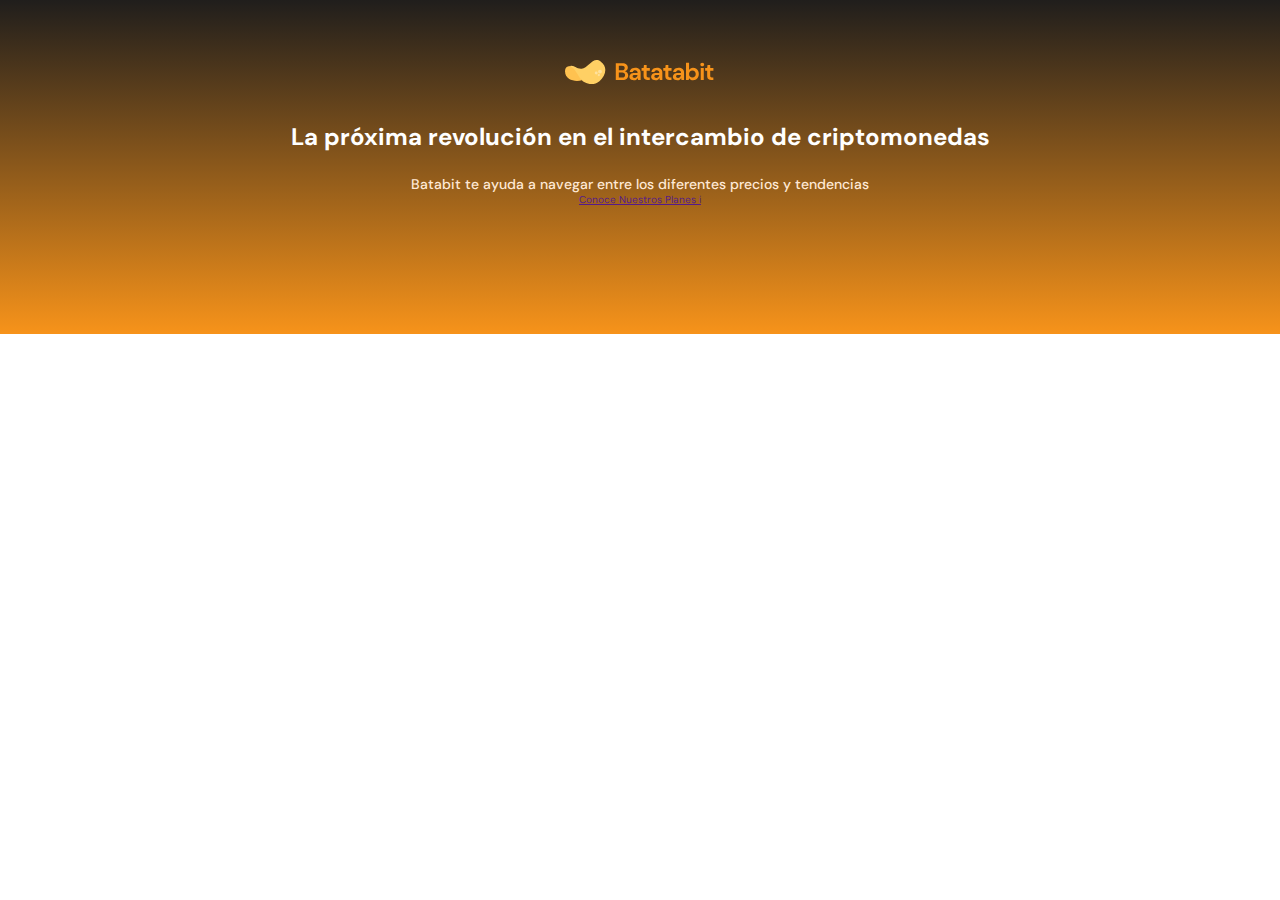
<file: CLASE 10/index.html>
<!DOCTYPE html>
<html lang="en">

<head>
    <meta charset="UTF-8">
    <meta name="viewport" content="width=device-width, initial-scale=1.0">
    <title>Uso de linear-gradient</title>
    <link
        href="https://fonts.googleapis.com/css2?family=DM+Sans:wght@400;500;700&family=Inter:wght@300;500&display=swap"
        rel="stylesheet">
    <link rel="stylesheet" href="../CLASE 10/styles.css">
</head>

<body>
    <header>
        <img src="../assets/images/logo.svg" alt="">
        <div class="header--tilte-container">
            <h1>La próxima revolución en el intercambio de criptomonedas</h1>
            <p>Batabit te ayuda a navegar entre los diferentes precios y tendencias</p>
            <a href="" class="header--button">Conoce Nuestros Planes <span>i</span></a>
        </div>
    </header>
    <main>
        <section></section>
        <section></section>
        <section></section>
        <section></section>
    </main>
    <footer></footer>
</body>

</html>
</file>
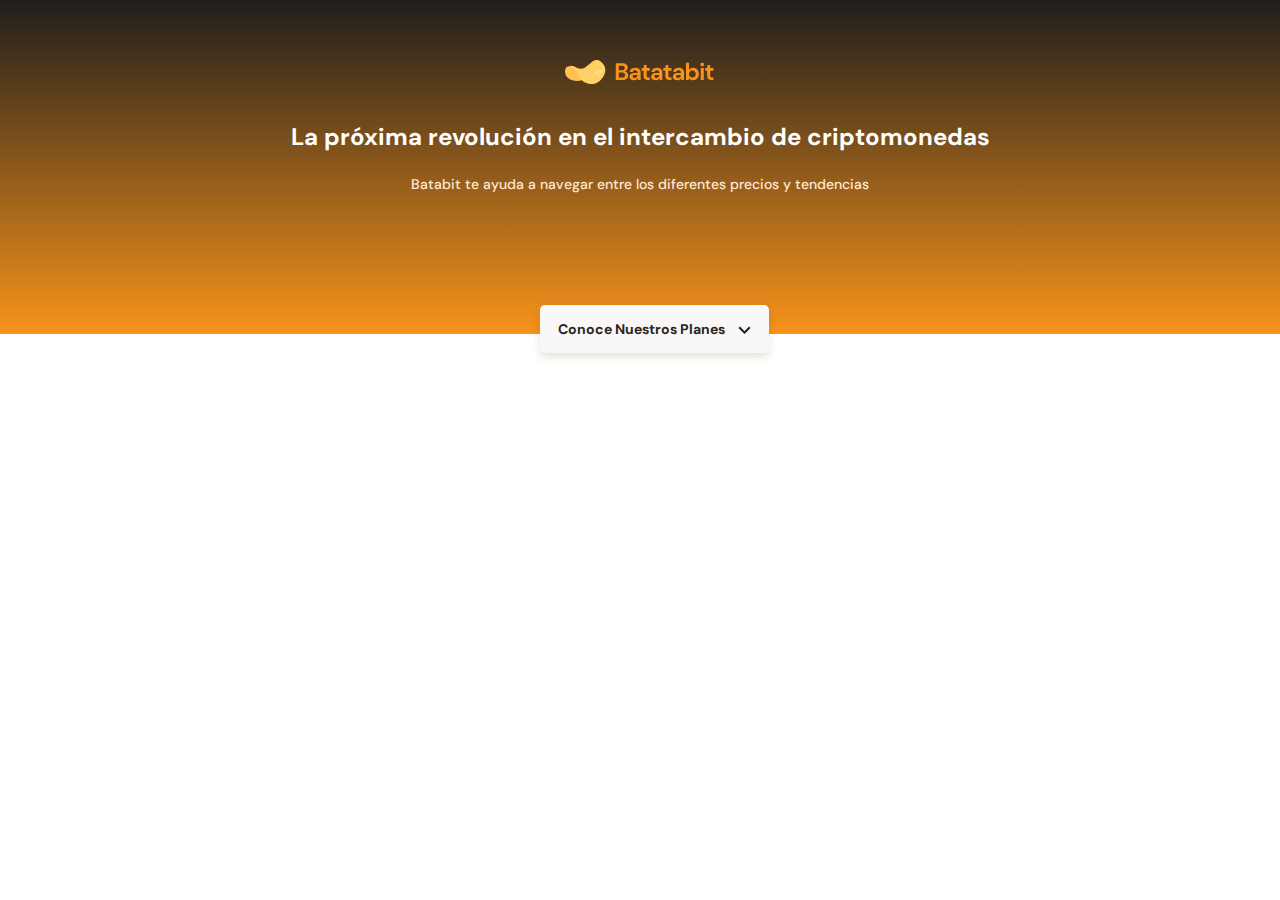
<file: CLASE 11/index.html>
<!DOCTYPE html>
<html lang="en">

<head>
    <meta charset="UTF-8">
    <meta name="viewport" content="width=device-width, initial-scale=1.0">
    <title>Uso de position para boton flotante</title>
    <link
        href="https://fonts.googleapis.com/css2?family=DM+Sans:wght@400;500;700&family=Inter:wght@300;500&display=swap"
        rel="stylesheet">
    <link rel="stylesheet" href="../CLASE 11/styles.css">
</head>

<body>
    <header>
        <img src="../assets/images/logo.svg" alt="">
        <div class="header--tilte-container">
            <h1>La próxima revolución en el intercambio de criptomonedas</h1>
            <p>Batabit te ayuda a navegar entre los diferentes precios y tendencias</p>
            <a href="" class="header--button">Conoce Nuestros Planes <span></span></a>
        </div>
    </header>
    <main>
        <section></section>
        <section></section>
        <section></section>
        <section></section>
    </main>
    <footer></footer>
</body>

</html>
</file>
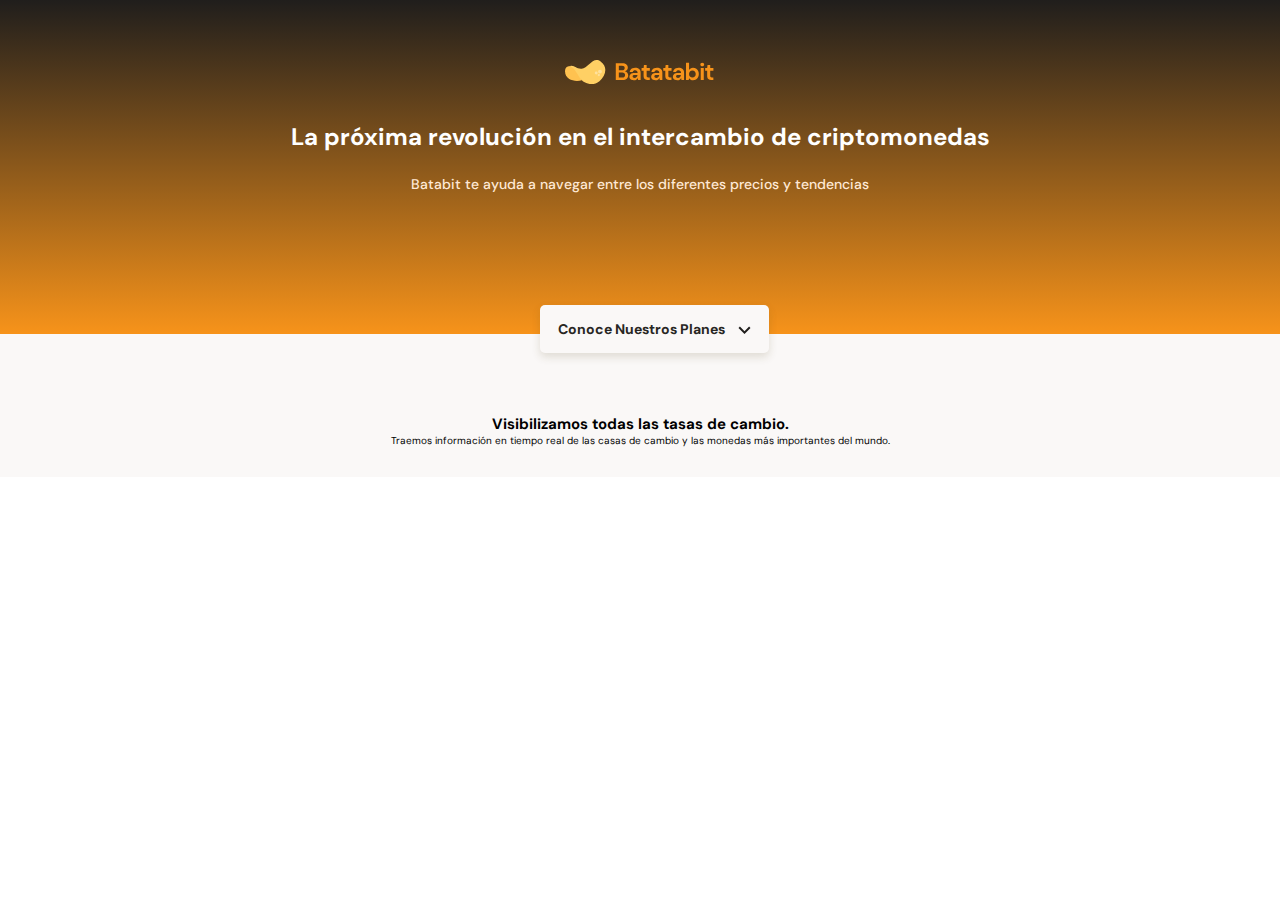
<file: CLASE 12/index.html>
<!DOCTYPE html>
<html lang="en">

<head>
    <meta charset="UTF-8">
    <meta name="viewport" content="width=device-width, initial-scale=1.0">
    <title>Estructura base de la seccion de intercambio</title>
    <link
        href="https://fonts.googleapis.com/css2?family=DM+Sans:wght@400;500;700&family=Inter:wght@300;500&display=swap"
        rel="stylesheet">
    <link rel="stylesheet" href="../CLASE 12/styles.css">
</head>

<body>
    <header>
        <img src="../assets/images/logo.svg" alt="">
        <div class="header--tilte-container">
            <h1>La próxima revolución en el intercambio de criptomonedas</h1>
            <p>Batabit te ayuda a navegar entre los diferentes precios y tendencias</p>
            <a href="" class="header--button">Conoce Nuestros Planes <span></span></a>
        </div>
    </header>
    <main>
        <section class="main-exchange-container">
            <div class="backgroundImg"></div>
            <div class="main-exchange-container--title">
                <h2>Visibilizamos todas las tasas de cambio.</h2>
                <p>Traemos información en tiempo real de las casas de cambio y las monedas más importantes del mundo.</p>
            </div>
            <section class="main-tables-container">
                <div>

                </div>
            </section>
        </section>
        <section></section>
        <section></section>
        <section></section>
    </main>
    <footer></footer>
</body>

</html>
</file>
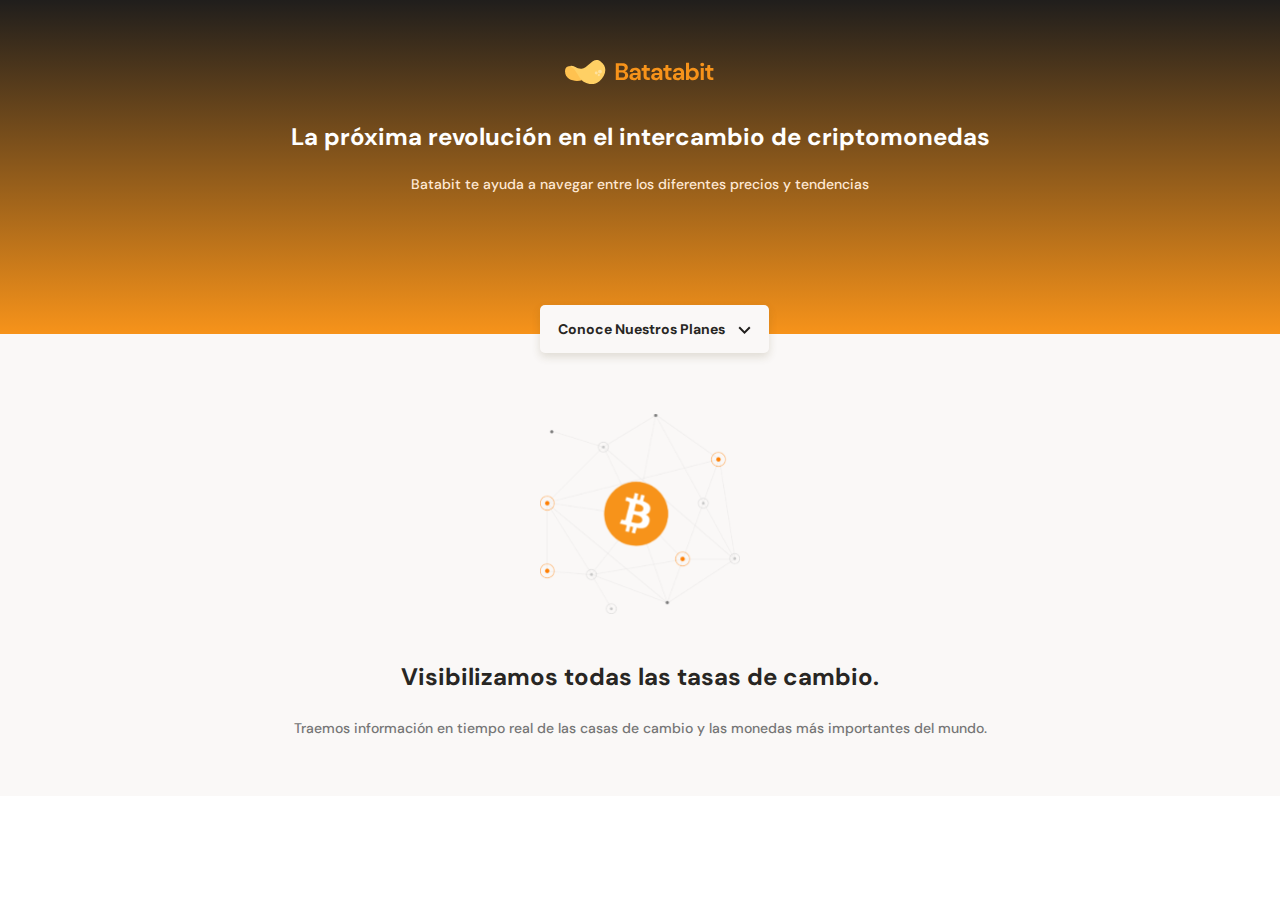
<file: CLASE 13/index.html>
<!DOCTYPE html>
<html lang="en">

<head>
    <meta charset="UTF-8">
    <meta name="viewport" content="width=device-width, initial-scale=1.0">
    <title>Imagen de background</title>
    <link
        href="https://fonts.googleapis.com/css2?family=DM+Sans:wght@400;500;700&family=Inter:wght@300;500&display=swap"
        rel="stylesheet">
    <link rel="stylesheet" href="../CLASE 13/styles.css">
</head>

<body>
    <header>
        <img src="../assets/images/logo.svg" alt="">
        <div class="header--tilte-container">
            <h1>La próxima revolución en el intercambio de criptomonedas</h1>
            <p>Batabit te ayuda a navegar entre los diferentes precios y tendencias</p>
            <a href="" class="header--button">Conoce Nuestros Planes <span></span></a>
        </div>
    </header>
    <main>
        <section class="main-exchange-container">
            <div class="backgroundImg"></div>
            <div class="main-exchange-container--title">
                <h2>Visibilizamos todas las tasas de cambio.</h2>
                <p>Traemos información en tiempo real de las casas de cambio y las monedas más importantes del mundo.</p>
            </div>
            <section class="main-tables-container">
                <div>

                </div>
            </section>
        </section>
        <section></section>
        <section></section>
        <section></section>
    </main>
    <footer></footer>
</body>

</html>
</file>
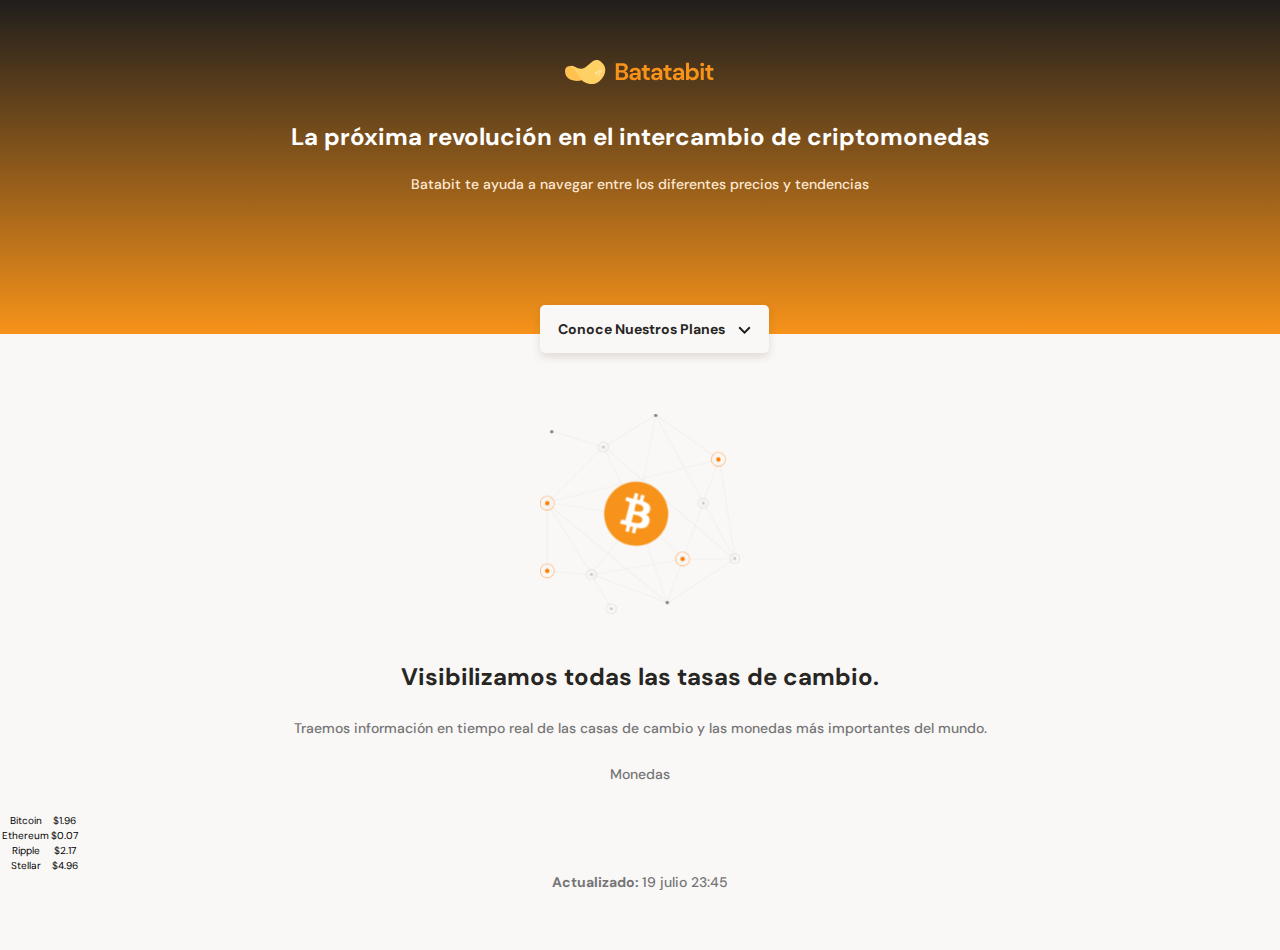
<file: CLASE 14/index.html>
<!DOCTYPE html>
<html lang="en">

<head>
    <meta charset="UTF-8">
    <meta name="viewport" content="width=device-width, initial-scale=1.0">
    <title>Tablas en html</title>
    <link
        href="https://fonts.googleapis.com/css2?family=DM+Sans:wght@400;500;700&family=Inter:wght@300;500&display=swap"
        rel="stylesheet">
    <link rel="stylesheet" href="../CLASE 14/styles.css">
</head>

<body>
    <header>
        <img src="../assets/images/logo.svg" alt="">
        <div class="header--tilte-container">
            <h1>La próxima revolución en el intercambio de criptomonedas</h1>
            <p>Batabit te ayuda a navegar entre los diferentes precios y tendencias</p>
            <a href="" class="header--button">Conoce Nuestros Planes <span></span></a>
        </div>
    </header>
    <main>
        <section class="main-exchange-container">
            <div class="backgroundImg"></div>
            <div class="main-exchange-container--title">
                <h2>Visibilizamos todas las tasas de cambio.</h2>
                <p>Traemos información en tiempo real de las casas de cambio y las monedas más importantes del mundo.</p>
            </div>
            <section class="main-tables-container">
                <div class="main-currency-table">
                    <p class="currency-table">Monedas</p>
                    <div class="currency-table--container">
                        <table>
                            <tr>
                                <td class="table__top-left">Bitcoin</td>
                                <td class="table__top-right table__right">$1.96 <span></span></td>
                            </tr>
                            <tr>
                                <td >Ethereum</td>
                                <td class="table__right">$0.07 <span></span></td>
                            </tr>
                            <tr>
                                <td>Ripple</td>
                                <td class="table__right">$2.17 <span></span></td>
                            </tr>
                            <tr>
                                <td class="table__bottom-left">Stellar</td>
                                <td class="table__bottom-right table__right">$4.96 <span></span></td>
                            </tr>
                        </table>
                    </div>
                    <div>
                        <p><b>Actualizado: </b>19 julio 23:45</p>
                    </div>
                </div>
            </section>
        </section>
        <section></section>
        <section></section>
        <section></section>
    </main>
    <footer></footer>
</body>

</html>
</file>
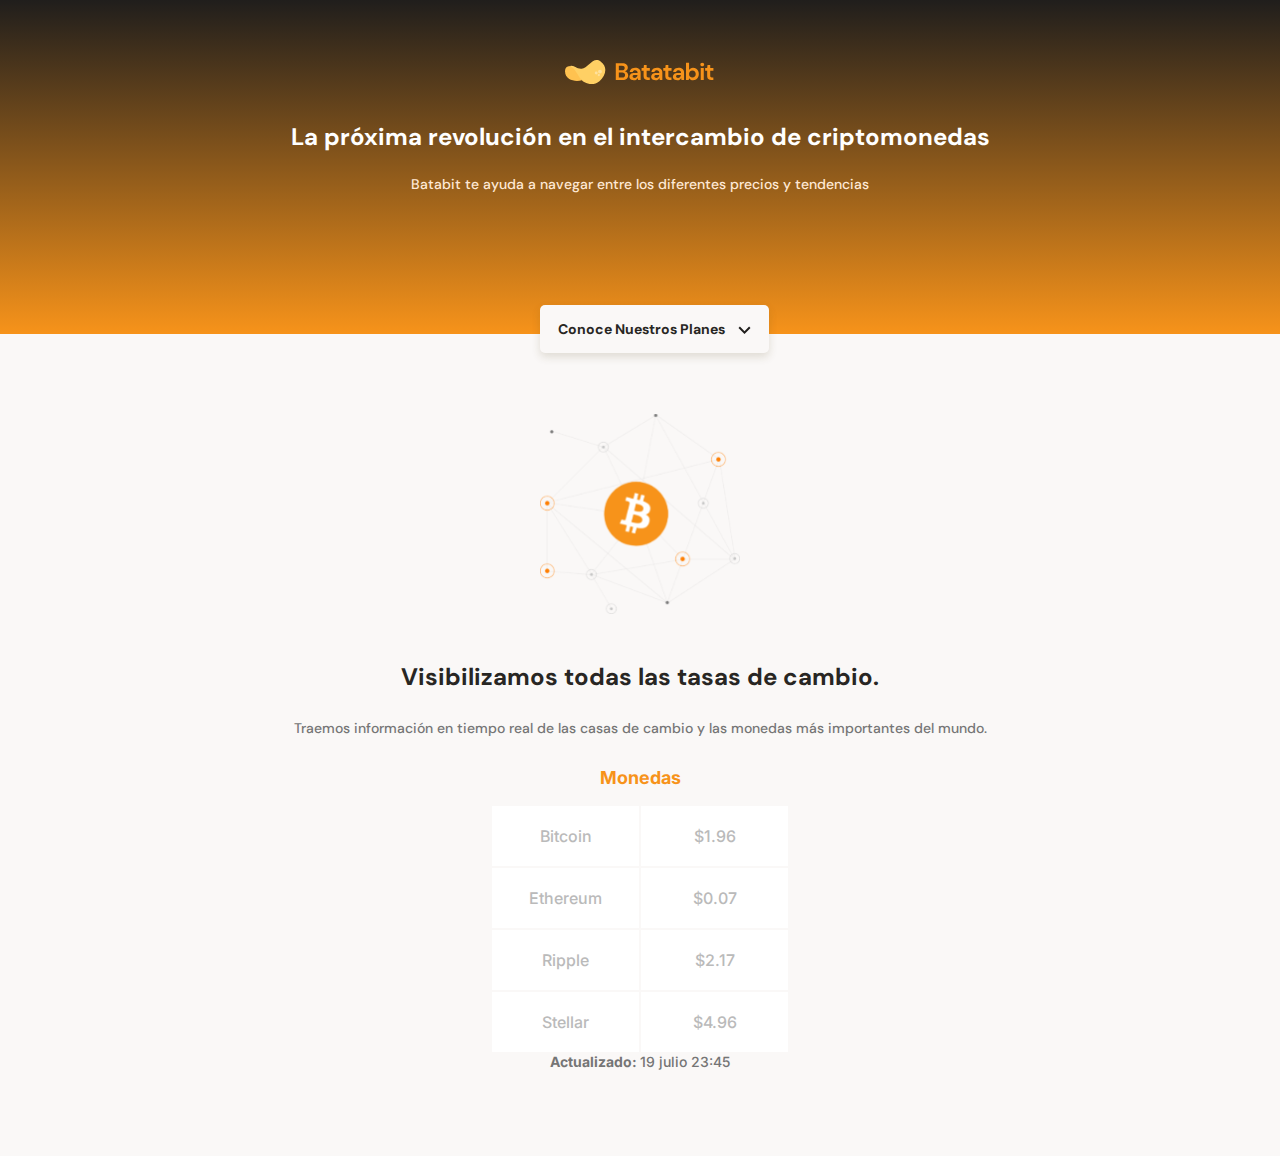
<file: CLASE 15/index.html>
<!DOCTYPE html>
<html lang="en">

<head>
    <meta charset="UTF-8">
    <meta name="viewport" content="width=device-width, initial-scale=1.0">
    <title>Estilos base de tablas de monedas</title>
    <link
        href="https://fonts.googleapis.com/css2?family=DM+Sans:wght@400;500;700&family=Inter:wght@300;500&display=swap"
        rel="stylesheet">
    <link rel="stylesheet" href="../CLASE 15/styles.css">
</head>

<body>
    <header>
        <img src="../assets/images/logo.svg" alt="">
        <div class="header--tilte-container">
            <h1>La próxima revolución en el intercambio de criptomonedas</h1>
            <p>Batabit te ayuda a navegar entre los diferentes precios y tendencias</p>
            <a href="" class="header--button">Conoce Nuestros Planes <span></span></a>
        </div>
    </header>
    <main>
        <section class="main-exchange-container">
            <div class="backgroundImg"></div>
            <div class="main-exchange-container--title">
                <h2>Visibilizamos todas las tasas de cambio.</h2>
                <p>Traemos información en tiempo real de las casas de cambio y las monedas más importantes del mundo.</p>
            </div>
            <section class="main-tables-container">
                <div class="main-currency-table">
                    <p class="currency-table">Monedas</p>
                    <div class="currency-table--container">
                        <table>
                            <tr>
                                <td class="table__top-left">Bitcoin</td>
                                <td class="table__top-right table__right">$1.96 <span></span></td>
                            </tr>
                            <tr>
                                <td >Ethereum</td>
                                <td class="table__right">$0.07 <span></span></td>
                            </tr>
                            <tr>
                                <td>Ripple</td>
                                <td class="table__right">$2.17 <span></span></td>
                            </tr>
                            <tr>
                                <td class="table__bottom-left">Stellar</td>
                                <td class="table__bottom-right table__right">$4.96 <span></span></td>
                            </tr>
                        </table>
                    </div>
                    <div>
                        <p><b>Actualizado: </b>19 julio 23:45</p>
                    </div>
                </div>
            </section>
        </section>
        <section></section>
        <section></section>
        <section></section>
    </main>
    <footer></footer>
</body>

</html>
</file>
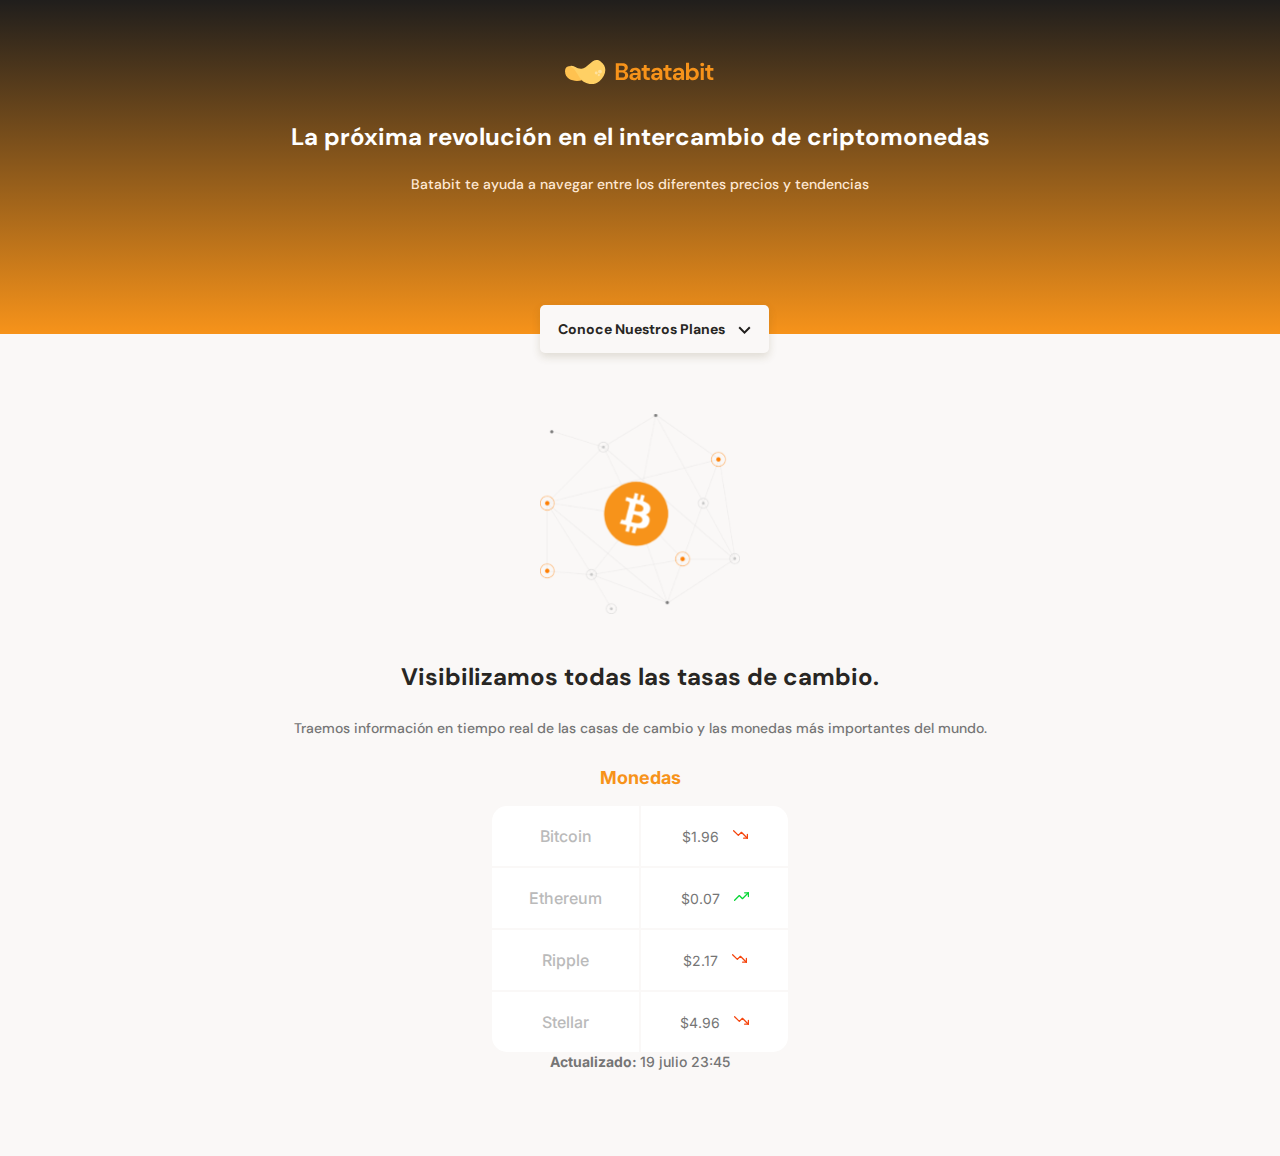
<file: CLASE 16/index.html>
<!DOCTYPE html>
<html lang="en">

<head>
    <meta charset="UTF-8">
    <meta name="viewport" content="width=device-width, initial-scale=1.0">
    <title>Detallando estilos de tabla de monedas</title>
    <link
        href="https://fonts.googleapis.com/css2?family=DM+Sans:wght@400;500;700&family=Inter:wght@300;500&display=swap"
        rel="stylesheet">
    <link rel="stylesheet" href="../CLASE 16/styles.css">
</head>

<body>
    <header>
        <img src="../assets/images/logo.svg" alt="">
        <div class="header--tilte-container">
            <h1>La próxima revolución en el intercambio de criptomonedas</h1>
            <p>Batabit te ayuda a navegar entre los diferentes precios y tendencias</p>
            <a href="" class="header--button">Conoce Nuestros Planes <span></span></a>
        </div>
    </header>
    <main>
        <section class="main-exchange-container">
            <div class="backgroundImg"></div>
            <div class="main-exchange-container--title">
                <h2>Visibilizamos todas las tasas de cambio.</h2>
                <p>Traemos información en tiempo real de las casas de cambio y las monedas más importantes del mundo.</p>
            </div>
            <section class="main-tables-container">
                <div class="main-currency-table">
                    <p class="currency-table">Monedas</p>
                    <div class="currency-table--container">
                        <table>
                            <tr>
                                <td class="table__top-left">Bitcoin</td>
                                <td class="table__top-right table__right">$1.96 <span class="down"></span></td>
                            </tr>
                            <tr>
                                <td >Ethereum</td>
                                <td class="table__right">$0.07 <span class="up"></span></td>
                            </tr>
                            <tr>
                                <td>Ripple</td>
                                <td class="table__right">$2.17 <span class="down"></span></td>
                            </tr>
                            <tr>
                                <td class="table__bottom-left">Stellar</td>
                                <td class="table__bottom-right table__right">$4.96 <span class="down"></span></td>
                            </tr>
                        </table>
                    </div>
                    <div>
                        <p><b>Actualizado: </b>19 julio 23:45</p>
                    </div>
                </div>
            </section>
        </section>
        <section></section>
        <section></section>
        <section></section>
    </main>
    <footer></footer>
</body>

</html>
</file>
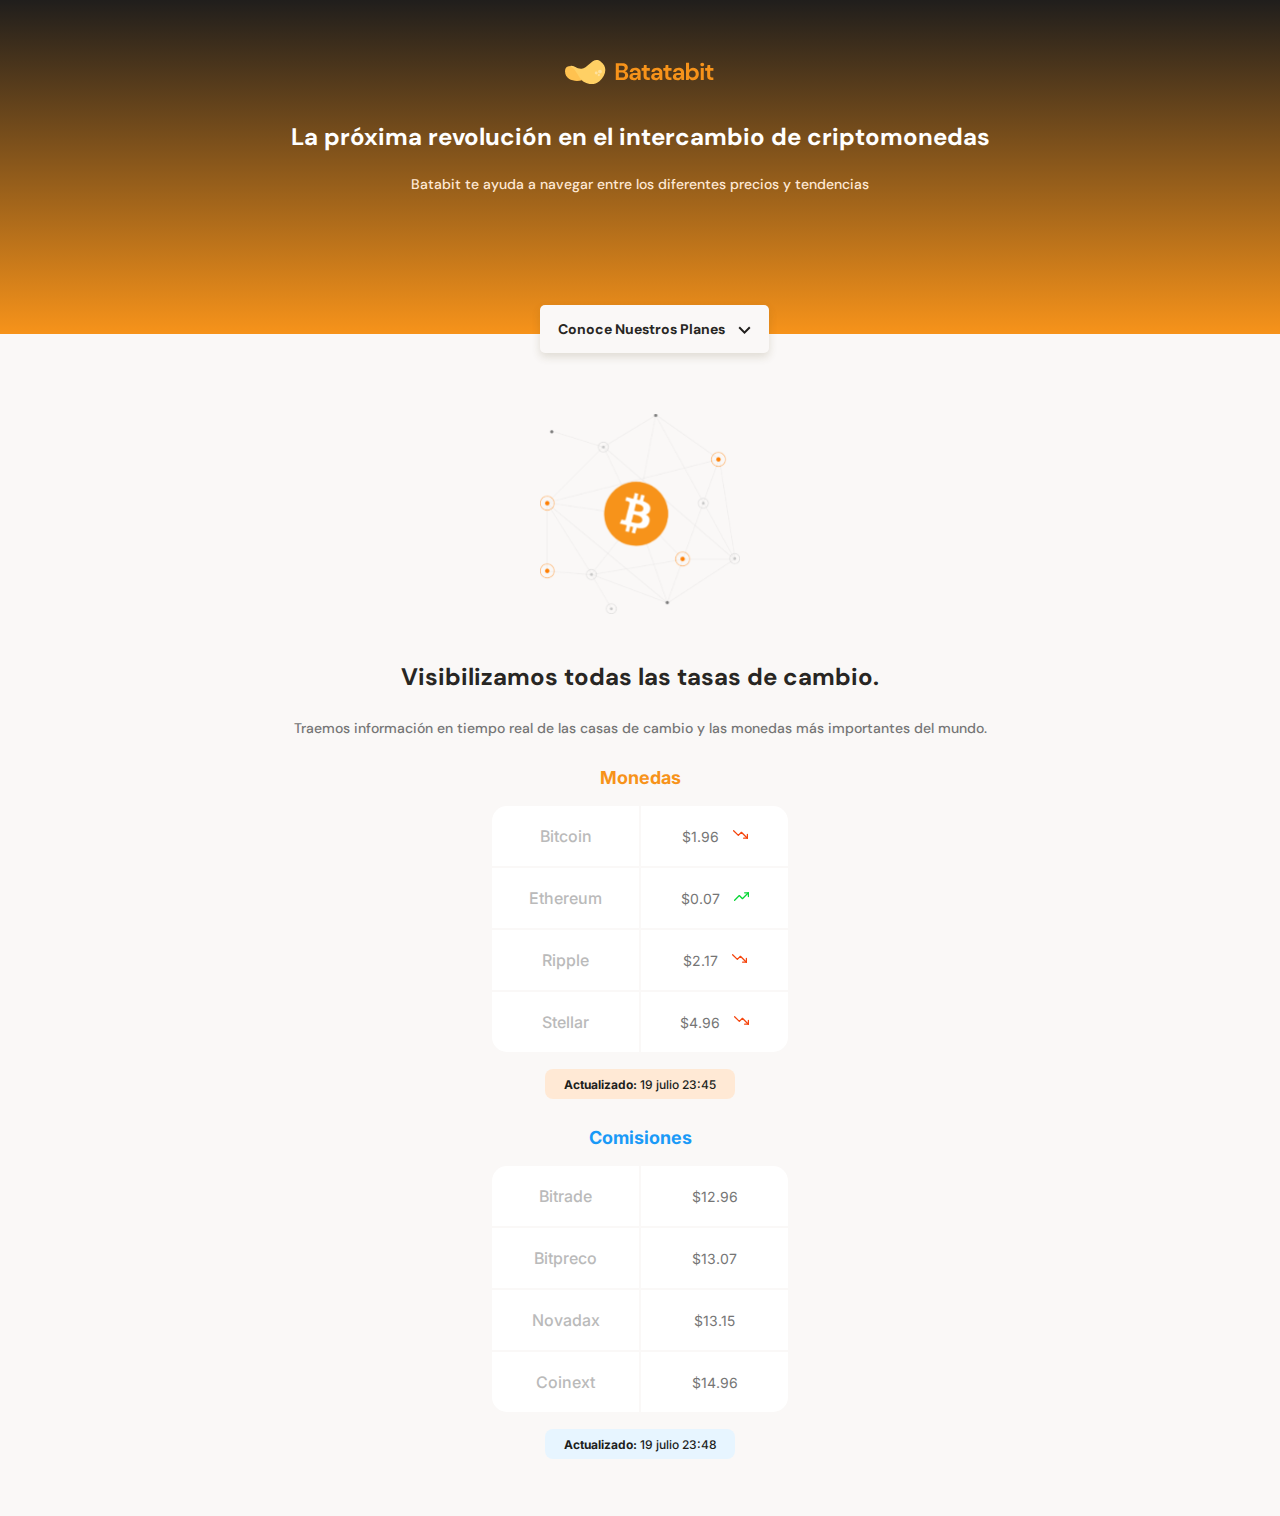
<file: CLASE 17/index.html>
<!DOCTYPE html>
<html lang="en">

<head>
    <meta charset="UTF-8">
    <meta name="viewport" content="width=device-width, initial-scale=1.0">
    <title>Estilos finales en tabla de monedas</title>
    <link
        href="https://fonts.googleapis.com/css2?family=DM+Sans:wght@400;500;700&family=Inter:wght@300;500&display=swap"
        rel="stylesheet">
    <link rel="stylesheet" href="../CLASE 17/styles.css">
</head>

<body>
    <header>
        <img src="../assets/images/logo.svg" alt="">
        <div class="header--tilte-container">
            <h1>La próxima revolución en el intercambio de criptomonedas</h1>
            <p>Batabit te ayuda a navegar entre los diferentes precios y tendencias</p>
            <a href="" class="header--button">Conoce Nuestros Planes <span></span></a>
        </div>
    </header>
    <main>
        <section class="main-exchange-container">
            <div class="backgroundImg"></div>
            <div class="main-exchange-container--title">
                <h2>Visibilizamos todas las tasas de cambio.</h2>
                <p>Traemos información en tiempo real de las casas de cambio y las monedas más importantes del mundo.</p>
            </div>
            <section class="main-tables-container">
                <div class="main-currency-table">
                    <p class="currency-table">Monedas</p>
                    <div class="currency-table--container">
                        <table>
                            <tr>
                                <td class="table__top-left">Bitcoin</td>
                                <td class="table__top-right table__right">$1.96 <span class="down"></span></td>
                            </tr>
                            <tr>
                                <td >Ethereum</td>
                                <td class="table__right">$0.07 <span class="up"></span></td>
                            </tr>
                            <tr>
                                <td>Ripple</td>
                                <td class="table__right">$2.17 <span class="down"></span></td>
                            </tr>
                            <tr>
                                <td class="table__bottom-left">Stellar</td>
                                <td class="table__bottom-right table__right">$4.96 <span class="down"></span></td>
                            </tr>
                        </table>
                    </div>
                    <div class="currency-table--date" id="currency-table1-date">
                        <p><b>Actualizado: </b>19 julio 23:45</p>
                    </div>
                </div>
                <div class="main-currency-table">
                    <p class="currency-table2">Comisiones</p>
                    <div class="currency-table--container">
                        <table>
                            <tr>
                                <td class="table__top-left">Bitrade</td>
                                <td class="table__top-right table__right">$12.96</td>
                            </tr>
                            <tr>
                                <td >Bitpreco</td>
                                <td class="table__right">$13.07 </td>
                            </tr>
                            <tr>
                                <td>Novadax</td>
                                <td class="table__right">$13.15 </td>
                            </tr>
                            <tr>
                                <td class="table__bottom-left">Coinext</td>
                                <td class="table__bottom-right table__right">$14.96 </td>
                            </tr>
                        </table>
                    </div>
                    <div class="currency-table--date" id="currency-table2-date">
                        <p><b>Actualizado: </b>19 julio 23:48</p>
                    </div>
                </div>
            </section>
        </section>
        <section></section>
        <section></section>
        <section></section>
    </main>
    <footer></footer>
</body>

</html>
</file>
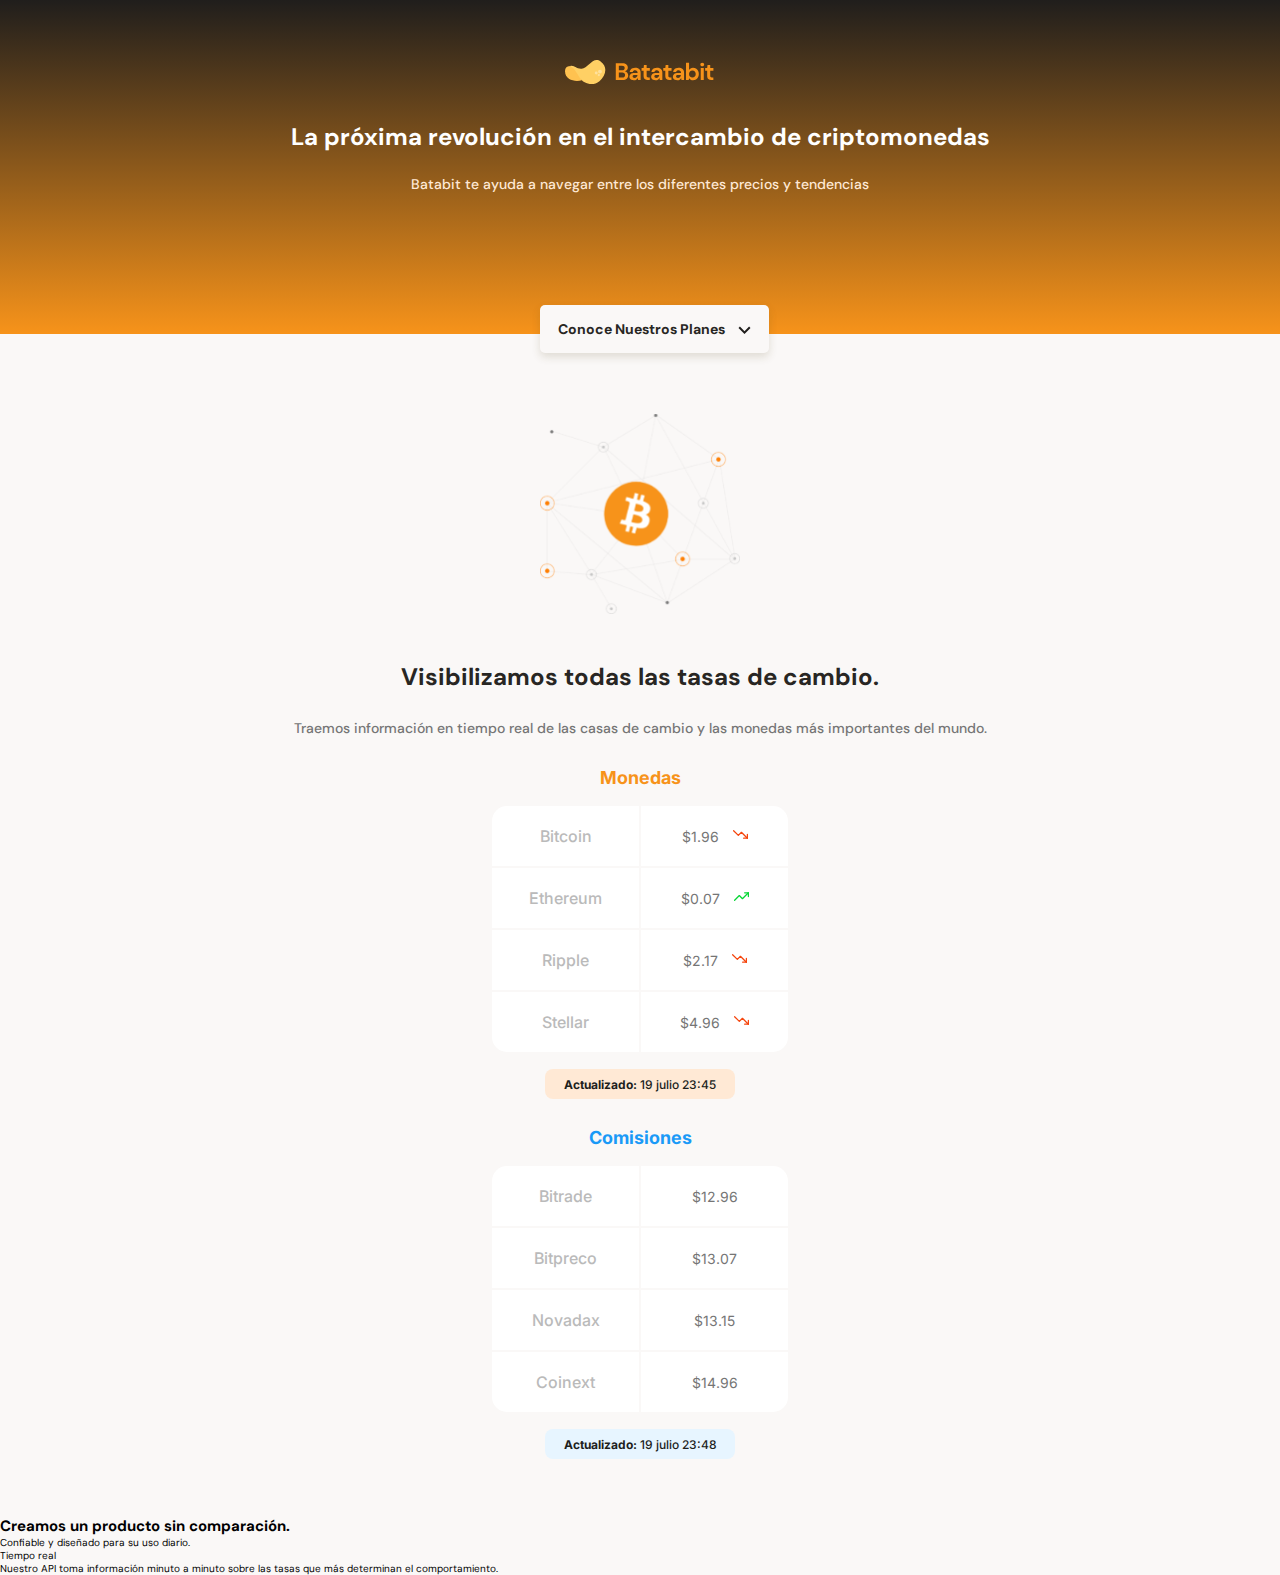
<file: CLASE 18/index.html>
<!DOCTYPE html>
<html lang="en">

<head>
    <meta charset="UTF-8">
    <meta name="viewport" content="width=device-width, initial-scale=1.0">
    <title>Estructura base de la seccion de beneficios</title>
    <link
        href="https://fonts.googleapis.com/css2?family=DM+Sans:wght@400;500;700&family=Inter:wght@300;500&display=swap"
        rel="stylesheet">
    <link rel="stylesheet" href="../CLASE 18/styles.css">
</head>

<body>
    <header>
        <img src="../assets/images/logo.svg" alt="">
        <div class="header--tilte-container">
            <h1>La próxima revolución en el intercambio de criptomonedas</h1>
            <p>Batabit te ayuda a navegar entre los diferentes precios y tendencias</p>
            <a href="" class="header--button">Conoce Nuestros Planes <span></span></a>
        </div>
    </header>
    <main>
        <section class="main-exchange-container">
            <div class="backgroundImg"></div>
            <div class="main-exchange-container--title">
                <h2>Visibilizamos todas las tasas de cambio.</h2>
                <p>Traemos información en tiempo real de las casas de cambio y las monedas más importantes del mundo.
                </p>
            </div>
            <section class="main-tables-container">
                <div class="main-currency-table">
                    <p class="currency-table">Monedas</p>
                    <div class="currency-table--container">
                        <table>
                            <tr>
                                <td class="table__top-left">Bitcoin</td>
                                <td class="table__top-right table__right">$1.96 <span class="down"></span></td>
                            </tr>
                            <tr>
                                <td>Ethereum</td>
                                <td class="table__right">$0.07 <span class="up"></span></td>
                            </tr>
                            <tr>
                                <td>Ripple</td>
                                <td class="table__right">$2.17 <span class="down"></span></td>
                            </tr>
                            <tr>
                                <td class="table__bottom-left">Stellar</td>
                                <td class="table__bottom-right table__right">$4.96 <span class="down"></span></td>
                            </tr>
                        </table>
                    </div>
                    <div class="currency-table--date" id="currency-table1-date">
                        <p><b>Actualizado: </b>19 julio 23:45</p>
                    </div>
                </div>
                <div class="main-currency-table">
                    <p class="currency-table2">Comisiones</p>
                    <div class="currency-table--container">
                        <table>
                            <tr>
                                <td class="table__top-left">Bitrade</td>
                                <td class="table__top-right table__right">$12.96</td>
                            </tr>
                            <tr>
                                <td>Bitpreco</td>
                                <td class="table__right">$13.07 </td>
                            </tr>
                            <tr>
                                <td>Novadax</td>
                                <td class="table__right">$13.15 </td>
                            </tr>
                            <tr>
                                <td class="table__bottom-left">Coinext</td>
                                <td class="table__bottom-right table__right">$14.96 </td>
                            </tr>
                        </table>
                    </div>
                    <div class="currency-table--date" id="currency-table2-date">
                        <p><b>Actualizado: </b>19 julio 23:48</p>
                    </div>
                </div>
            </section>
        </section>
        <section class="main-product-detail">
            <span></span>
            <div>
                <h2>Creamos un producto sin comparación.</h2>
                <p>Confiable y diseñado para su uso diario.</p>
            </div>
            <section class="product-cards--container">
                <article class="product-detail--card">
                    <span class="clock"></span>
                    <p class="product--card-title">Tiempo real</p>
                    <p class="product--card-body">Nuestro API toma información minuto a 
                        minuto sobre las tasas que más determinan el comportamiento.</p>
                </article>
            </section>
        </section>
        <section></section>
        <section></section>
    </main>
    <footer></footer>
</body>

</html>
</file>
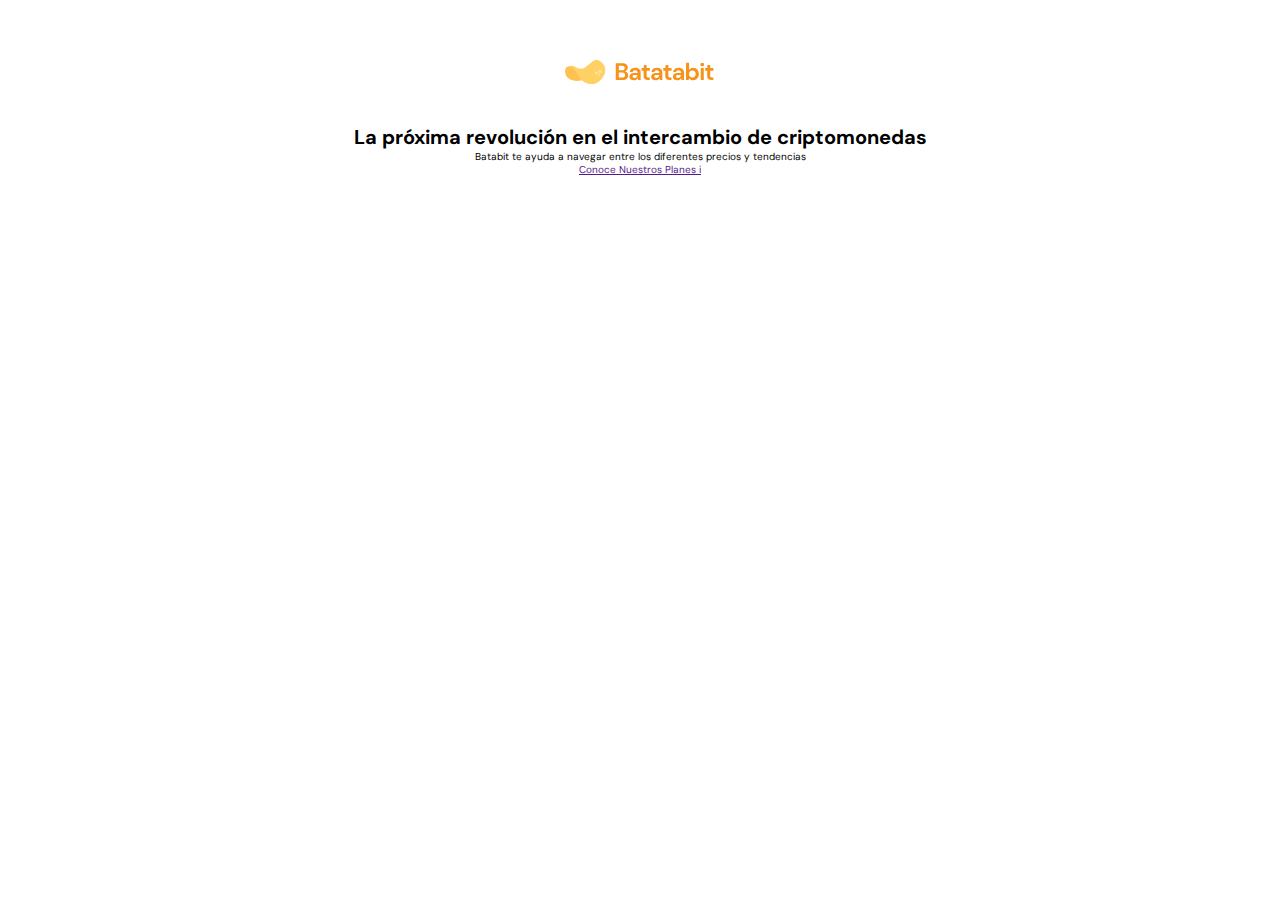
<file: CLASE 9/index.html>
<!DOCTYPE html>
<html lang="en">

<head>
    <meta charset="UTF-8">
    <meta name="viewport" content="width=device-width, initial-scale=1.0">
    <title>Nombrando clases BEM</title>
    <link
        href="https://fonts.googleapis.com/css2?family=DM+Sans:wght@400;500;700&family=Inter:wght@300;500&display=swap"
        rel="stylesheet">
    <link rel="stylesheet" href="../CLASE 9/styles.css">
</head>

<body>
    <header>
        <img src="../assets/images/logo.svg" alt="">
        <div class="header--tilte-container">
            <h1>La próxima revolución en el intercambio de criptomonedas</h1>
            <p>Batabit te ayuda a navegar entre los diferentes precios y tendencias</p>
            <a href="" class="header--button">Conoce Nuestros Planes <span>i</span></a>
        </div>
    </header>
    <main>
        <section></section>
        <section></section>
        <section></section>
        <section></section>
    </main>
    <footer></footer>
</body>

</html>
</file>
<file: CLASE 10/styles.css>
/*
1. Posicionamiento
2. Modelo de Caja (Box Model)
3. Tipografía
4. Visuales
5. Otros
*/

:root {
    /* Colores */
    --bitcoin-orange: #f7931a;
    --soft-orange: #FFE9D5;
    --secondary-blue: #1A9AF7;
    --soft-blue: #e7f5ff;
    --warm-black: #201e1c;
    --black: #282623;
    --grey: #bababa;
    --off-white: #FAF8F7;
    --just-white: #fff;
}

*{
    box-sizing: border-box;
    margin: 0;
    padding: 0;
}

html{
    font-size: 62.5%;
    font-family: 'DM Sans', sans-serif;
}
header{
    position: relative;
    display: flex;
    flex-direction: column;
    justify-content: center;
    width: 100%;
    min-width: 320px;
    height: 334px;
    text-align: center;
    background: linear-gradient(rgba(32, 30, 28, 1),rgba(247, 147, 26, 1));
}
header img{
    width: 150px;
    height: 24px;
    margin-top: 60px;
    align-self: center;
}
.header--tilte-container{
    width: 90%;
    min-width: 288px;
    max-width: 900px;
    height: 218px;
    margin-top: 40px;
    text-align: center;
    align-self: center;
}
.header--tilte-container h1{
    font-size: 2.4rem;
    font-weight: bold;
    line-height: 2.6rem;
    color: var(--just-white);
}
.header--tilte-container p{
    margin-top: 25px;
    font-size: 1.4rem;
    font-weight: 500;
    line-height: 1.8rem;
    color: var(--soft-orange);
}
</file>
<file: CLASE 11/styles.css>
/*
1. Posicionamiento
2. Modelo de Caja (Box Model)
3. Tipografía
4. Visuales
5. Otros
*/

:root {
    /* Colores */
    --bitcoin-orange: #f7931a;
    --soft-orange: #FFE9D5;
    --secondary-blue: #1A9AF7;
    --soft-blue: #e7f5ff;
    --warm-black: #201e1c;
    --black: #282623;
    --grey: #bababa;
    --off-white: #FAF8F7;
    --just-white: #fff;
}

*{
    box-sizing: border-box;
    margin: 0;
    padding: 0;
}

html{
    font-size: 62.5%;
    font-family: 'DM Sans', sans-serif;
}
header{
    position: relative;
    display: flex;
    flex-direction: column;
    justify-content: center;
    width: 100%;
    min-width: 320px;
    height: 334px;
    text-align: center;
    background: linear-gradient(rgba(32, 30, 28, 1),rgba(247, 147, 26, 1));
}
header img{
    width: 150px;
    height: 24px;
    margin-top: 60px;
    align-self: center;
}
.header--tilte-container{
    width: 90%;
    min-width: 288px;
    max-width: 900px;
    height: 218px;
    margin-top: 40px;
    text-align: center;
    align-self: center;
}
.header--tilte-container h1{
    font-size: 2.4rem;
    font-weight: bold;
    line-height: 2.6rem;
    color: var(--just-white);
}
.header--tilte-container p{
    margin-top: 25px;
    font-size: 1.4rem;
    font-weight: 500;
    line-height: 1.8rem;
    color: var(--soft-orange);
}
.header--tilte-container .header--button{
    position: absolute;
    left: calc(50% - 100px);
    top: 270px;
    display: block;
    margin-top: 35px;
    padding: 15px;
    width: 229px;
    height: 48px;
    background-color: var(--off-white);
    /*Sombra*/
    box-shadow: 0px 4px 8px rgba(89, 73, 30, 0.16);
    border: none;
    border-radius: 5px;
    font-size: 1.4rem;
    font-weight: bold;
    text-decoration: none;
    color: var(--black);
}
.header--button span{
    display: inline-block;
    width: 13px;
    height: 8px;
    margin-left: 10px;
    background-image: url('../assets/icons/Vector.svg');
}
</file>
<file: CLASE 12/styles.css>
/*
1. Posicionamiento
2. Modelo de Caja (Box Model)
3. Tipografía
4. Visuales
5. Otros
*/

:root {
    /* Colores */
    --bitcoin-orange: #f7931a;
    --soft-orange: #FFE9D5;
    --secondary-blue: #1A9AF7;
    --soft-blue: #e7f5ff;
    --warm-black: #201e1c;
    --black: #282623;
    --grey: #bababa;
    --off-white: #FAF8F7;
    --just-white: #fff;
}

*{
    box-sizing: border-box;
    margin: 0;
    padding: 0;
}

html{
    font-size: 62.5%;
    font-family: 'DM Sans', sans-serif;
}
header{
    position: relative;
    display: flex;
    flex-direction: column;
    justify-content: center;
    width: 100%;
    min-width: 320px;
    height: 334px;
    text-align: center;
    background: linear-gradient(rgba(32, 30, 28, 1),rgba(247, 147, 26, 1));
}
header img{
    width: 150px;
    height: 24px;
    margin-top: 60px;
    align-self: center;
}
.header--tilte-container{
    width: 90%;
    min-width: 288px;
    max-width: 900px;
    height: 218px;
    margin-top: 40px;
    text-align: center;
    align-self: center;
}
.header--tilte-container h1{
    font-size: 2.4rem;
    font-weight: bold;
    line-height: 2.6rem;
    color: var(--just-white);
}
.header--tilte-container p{
    margin-top: 25px;
    font-size: 1.4rem;
    font-weight: 500;
    line-height: 1.8rem;
    color: var(--soft-orange);
}
.header--tilte-container .header--button{
    position: absolute;
    left: calc(50% - 100px);
    top: 270px;
    display: block;
    margin-top: 35px;
    padding: 15px;
    width: 229px;
    height: 48px;
    background-color: var(--off-white);
    /*Sombra*/
    box-shadow: 0px 4px 8px rgba(89, 73, 30, 0.16);
    border: none;
    border-radius: 5px;
    font-size: 1.4rem;
    font-weight: bold;
    text-decoration: none;
    color: var(--black);
}
.header--button span{
    display: inline-block;
    width: 13px;
    height: 8px;
    margin-left: 10px;
    background-image: url('../assets/icons/Vector.svg');
}
main{
    width: 100%;
    height: auto;
    background-color: var(--off-white);
}
.main-exchange-container{
    width: 100%;
    height: auto;
    padding-top: 80px;
    padding-bottom: 30px;
    text-align: center;
}
.main-exchange-container--title{
    width: 90%;
    min-width: 238px;
    max-width: 900px;
    margin: 0 auto;
}
</file>
<file: CLASE 13/styles.css>
/*
1. Posicionamiento
2. Modelo de Caja (Box Model)
3. Tipografía
4. Visuales
5. Otros
*/

:root {
    /* Colores */
    --bitcoin-orange: #f7931a;
    --soft-orange: #FFE9D5;
    --secondary-blue: #1A9AF7;
    --soft-blue: #e7f5ff;
    --warm-black: #201e1c;
    --black: #282623;
    --grey: #bababa;
    --off-white: #FAF8F7;
    --just-white: #fff;
}

*{
    box-sizing: border-box;
    margin: 0;
    padding: 0;
}

html{
    font-size: 62.5%;
    font-family: 'DM Sans', sans-serif;
}
header{
    position: relative;
    display: flex;
    flex-direction: column;
    justify-content: center;
    width: 100%;
    min-width: 320px;
    height: 334px;
    text-align: center;
    background: linear-gradient(rgba(32, 30, 28, 1),rgba(247, 147, 26, 1));
}
header img{
    width: 150px;
    height: 24px;
    margin-top: 60px;
    align-self: center;
}
.header--tilte-container{
    width: 90%;
    min-width: 288px;
    max-width: 900px;
    height: 218px;
    margin-top: 40px;
    text-align: center;
    align-self: center;
}
.header--tilte-container h1{
    font-size: 2.4rem;
    font-weight: bold;
    line-height: 2.6rem;
    color: var(--just-white);
}
.header--tilte-container p{
    margin-top: 25px;
    font-size: 1.4rem;
    font-weight: 500;
    line-height: 1.8rem;
    color: var(--soft-orange);
}
.header--tilte-container .header--button{
    position: absolute;
    left: calc(50% - 100px);
    top: 270px;
    display: block;
    margin-top: 35px;
    padding: 15px;
    width: 229px;
    height: 48px;
    background-color: var(--off-white);
    /*Sombra*/
    box-shadow: 0px 4px 8px rgba(89, 73, 30, 0.16);
    border: none;
    border-radius: 5px;
    font-size: 1.4rem;
    font-weight: bold;
    text-decoration: none;
    color: var(--black);
}
.header--button span{
    display: inline-block;
    width: 13px;
    height: 8px;
    margin-left: 10px;
    background-image: url('../assets/icons/Vector.svg');
}
main{
    width: 100%;
    height: auto;
    background-color: var(--off-white);
}
.main-exchange-container{
    width: 100%;
    height: auto;
    padding-top: 80px;
    padding-bottom: 30px;
    text-align: center;
}
.main-exchange-container--title{
    width: 90%;
    min-width: 238px;
    max-width: 900px;
    margin: 0 auto;
}
.main-exchange-container .backgroundImg{
    width: 200px;
    height: 200px;
    margin: 0 auto;
    margin-bottom: 50px;
    background-image: url('../assets/images/bitcoin.svg');
    background-size: cover;
    background-position: center;
    background-repeat: no-repeat;
}
.main-exchange-container h2{
    margin-bottom: 30px;
    font-size: 2.4rem;
    font-weight: bold;
    line-height: 2.6rem;
    color: var(--black);
}
.main-exchange-container p{
    margin-bottom: 30px;
    font-size: 1.4rem;
    font-weight: 500;
    line-height: 1.6rem;
    color: #757575;
}
</file>
<file: CLASE 14/styles.css>
/*
1. Posicionamiento
2. Modelo de Caja (Box Model)
3. Tipografía
4. Visuales
5. Otros
*/

:root {
    /* Colores */
    --bitcoin-orange: #f7931a;
    --soft-orange: #FFE9D5;
    --secondary-blue: #1A9AF7;
    --soft-blue: #e7f5ff;
    --warm-black: #201e1c;
    --black: #282623;
    --grey: #bababa;
    --off-white: #FAF8F7;
    --just-white: #fff;
}

*{
    box-sizing: border-box;
    margin: 0;
    padding: 0;
}

html{
    font-size: 62.5%;
    font-family: 'DM Sans', sans-serif;
}
header{
    position: relative;
    display: flex;
    flex-direction: column;
    justify-content: center;
    width: 100%;
    min-width: 320px;
    height: 334px;
    text-align: center;
    background: linear-gradient(rgba(32, 30, 28, 1),rgba(247, 147, 26, 1));
}
header img{
    width: 150px;
    height: 24px;
    margin-top: 60px;
    align-self: center;
}
.header--tilte-container{
    width: 90%;
    min-width: 288px;
    max-width: 900px;
    height: 218px;
    margin-top: 40px;
    text-align: center;
    align-self: center;
}
.header--tilte-container h1{
    font-size: 2.4rem;
    font-weight: bold;
    line-height: 2.6rem;
    color: var(--just-white);
}
.header--tilte-container p{
    margin-top: 25px;
    font-size: 1.4rem;
    font-weight: 500;
    line-height: 1.8rem;
    color: var(--soft-orange);
}
.header--tilte-container .header--button{
    position: absolute;
    left: calc(50% - 100px);
    top: 270px;
    display: block;
    margin-top: 35px;
    padding: 15px;
    width: 229px;
    height: 48px;
    background-color: var(--off-white);
    /*Sombra*/
    box-shadow: 0px 4px 8px rgba(89, 73, 30, 0.16);
    border: none;
    border-radius: 5px;
    font-size: 1.4rem;
    font-weight: bold;
    text-decoration: none;
    color: var(--black);
}
.header--button span{
    display: inline-block;
    width: 13px;
    height: 8px;
    margin-left: 10px;
    background-image: url('../assets/icons/Vector.svg');
}
main{
    width: 100%;
    height: auto;
    background-color: var(--off-white);
}
.main-exchange-container{
    width: 100%;
    height: auto;
    padding-top: 80px;
    padding-bottom: 30px;
    text-align: center;
}
.main-exchange-container--title{
    width: 90%;
    min-width: 238px;
    max-width: 900px;
    margin: 0 auto;
}
.main-exchange-container .backgroundImg{
    width: 200px;
    height: 200px;
    margin: 0 auto;
    margin-bottom: 50px;
    background-image: url('../assets/images/bitcoin.svg');
    background-size: cover;
    background-position: center;
    background-repeat: no-repeat;
}
.main-exchange-container h2{
    margin-bottom: 30px;
    font-size: 2.4rem;
    font-weight: bold;
    line-height: 2.6rem;
    color: var(--black);
}
.main-exchange-container p{
    margin-bottom: 30px;
    font-size: 1.4rem;
    font-weight: 500;
    line-height: 1.6rem;
    color: #757575;
}
</file>
<file: CLASE 15/styles.css>
/*
1. Posicionamiento
2. Modelo de Caja (Box Model)
3. Tipografía
4. Visuales
5. Otros
*/

:root {
    /* Colores */
    --bitcoin-orange: #f7931a;
    --soft-orange: #FFE9D5;
    --secondary-blue: #1A9AF7;
    --soft-blue: #e7f5ff;
    --warm-black: #201e1c;
    --black: #282623;
    --grey: #bababa;
    --off-white: #FAF8F7;
    --just-white: #fff;
}

*{
    box-sizing: border-box;
    margin: 0;
    padding: 0;
}

html{
    font-size: 62.5%;
    font-family: 'DM Sans', sans-serif;
}
header{
    position: relative;
    display: flex;
    flex-direction: column;
    justify-content: center;
    width: 100%;
    min-width: 320px;
    height: 334px;
    text-align: center;
    background: linear-gradient(rgba(32, 30, 28, 1),rgba(247, 147, 26, 1));
}
header img{
    width: 150px;
    height: 24px;
    margin-top: 60px;
    align-self: center;
}
.header--tilte-container{
    width: 90%;
    min-width: 288px;
    max-width: 900px;
    height: 218px;
    margin-top: 40px;
    text-align: center;
    align-self: center;
}
.header--tilte-container h1{
    font-size: 2.4rem;
    font-weight: bold;
    line-height: 2.6rem;
    color: var(--just-white);
}
.header--tilte-container p{
    margin-top: 25px;
    font-size: 1.4rem;
    font-weight: 500;
    line-height: 1.8rem;
    color: var(--soft-orange);
}
.header--tilte-container .header--button{
    position: absolute;
    left: calc(50% - 100px);
    top: 270px;
    display: block;
    margin-top: 35px;
    padding: 15px;
    width: 229px;
    height: 48px;
    background-color: var(--off-white);
    /*Sombra*/
    box-shadow: 0px 4px 8px rgba(89, 73, 30, 0.16);
    border: none;
    border-radius: 5px;
    font-size: 1.4rem;
    font-weight: bold;
    text-decoration: none;
    color: var(--black);
}
.header--button span{
    display: inline-block;
    width: 13px;
    height: 8px;
    margin-left: 10px;
    background-image: url('../assets/icons/Vector.svg');
}
main{
    width: 100%;
    height: auto;
    background-color: var(--off-white);
}
.main-exchange-container{
    width: 100%;
    height: auto;
    padding-top: 80px;
    padding-bottom: 30px;
    text-align: center;
}
.main-exchange-container--title{
    width: 90%;
    min-width: 238px;
    max-width: 900px;
    margin: 0 auto;
}
.main-exchange-container .backgroundImg{
    width: 200px;
    height: 200px;
    margin: 0 auto;
    margin-bottom: 50px;
    background-image: url('../assets/images/bitcoin.svg');
    background-size: cover;
    background-position: center;
    background-repeat: no-repeat;
}
.main-exchange-container h2{
    margin-bottom: 30px;
    font-size: 2.4rem;
    font-weight: bold;
    line-height: 2.6rem;
    color: var(--black);
}
.main-exchange-container p{
    margin-bottom: 30px;
    font-size: 1.4rem;
    font-weight: 500;
    line-height: 1.6rem;
    color: #757575;
}
.main-currency-table{
    width: 70%;
    min-width: 235px;
    max-width: 500px;
    height: 360px;
    margin: 0 auto;
    font-family: "Inter", sans-serif;
}
.main-currency-table .currency-table{
    margin-bottom: 15px;
    font-size: 1.8rem;
    font-weight: bold;
    line-height: 2.3rem;
    color: var(--bitcoin-orange);
}
.currency-table--container{
    width: 90%;
    min-width: 230px;
    max-width: 300px;
    height: 250px;
    margin: 0 auto;
}
.currency-table--container table{
    width: 100%;
    height: 100%;
}
.currency-table--container td{
    width: 50%;
    font-size: 1.6rem;
    font-weight: 500;
    line-height: 1.9rem;
    color: var(--grey);
    background-color: var(--just-white);
}
</file>
<file: CLASE 16/styles.css>
/*
1. Posicionamiento
2. Modelo de Caja (Box Model)
3. Tipografía
4. Visuales
5. Otros
*/

:root {
    /* Colores */
    --bitcoin-orange: #f7931a;
    --soft-orange: #FFE9D5;
    --secondary-blue: #1A9AF7;
    --soft-blue: #e7f5ff;
    --warm-black: #201e1c;
    --black: #282623;
    --grey: #bababa;
    --off-white: #FAF8F7;
    --just-white: #fff;
}

*{
    box-sizing: border-box;
    margin: 0;
    padding: 0;
}

html{
    font-size: 62.5%;
    font-family: 'DM Sans', sans-serif;
}
header{
    position: relative;
    display: flex;
    flex-direction: column;
    justify-content: center;
    width: 100%;
    min-width: 320px;
    height: 334px;
    text-align: center;
    background: linear-gradient(rgba(32, 30, 28, 1),rgba(247, 147, 26, 1));
}
header img{
    width: 150px;
    height: 24px;
    margin-top: 60px;
    align-self: center;
}
.header--tilte-container{
    width: 90%;
    min-width: 288px;
    max-width: 900px;
    height: 218px;
    margin-top: 40px;
    text-align: center;
    align-self: center;
}
.header--tilte-container h1{
    font-size: 2.4rem;
    font-weight: bold;
    line-height: 2.6rem;
    color: var(--just-white);
}
.header--tilte-container p{
    margin-top: 25px;
    font-size: 1.4rem;
    font-weight: 500;
    line-height: 1.8rem;
    color: var(--soft-orange);
}
.header--tilte-container .header--button{
    position: absolute;
    left: calc(50% - 100px);
    top: 270px;
    display: block;
    margin-top: 35px;
    padding: 15px;
    width: 229px;
    height: 48px;
    background-color: var(--off-white);
    /*Sombra*/
    box-shadow: 0px 4px 8px rgba(89, 73, 30, 0.16);
    border: none;
    border-radius: 5px;
    font-size: 1.4rem;
    font-weight: bold;
    text-decoration: none;
    color: var(--black);
}
.header--button span{
    display: inline-block;
    width: 13px;
    height: 8px;
    margin-left: 10px;
    background-image: url('../assets/icons/Vector.svg');
}
main{
    width: 100%;
    height: auto;
    background-color: var(--off-white);
}
.main-exchange-container{
    width: 100%;
    height: auto;
    padding-top: 80px;
    padding-bottom: 30px;
    text-align: center;
}
.main-exchange-container--title{
    width: 90%;
    min-width: 238px;
    max-width: 900px;
    margin: 0 auto;
}
.main-exchange-container .backgroundImg{
    width: 200px;
    height: 200px;
    margin: 0 auto;
    margin-bottom: 50px;
    background-image: url('../assets/images/bitcoin.svg');
    background-size: cover;
    background-position: center;
    background-repeat: no-repeat;
}
.main-exchange-container h2{
    margin-bottom: 30px;
    font-size: 2.4rem;
    font-weight: bold;
    line-height: 2.6rem;
    color: var(--black);
}
.main-exchange-container p{
    margin-bottom: 30px;
    font-size: 1.4rem;
    font-weight: 500;
    line-height: 1.6rem;
    color: #757575;
}
.main-currency-table{
    width: 70%;
    min-width: 235px;
    max-width: 500px;
    height: 360px;
    margin: 0 auto;
    font-family: "Inter", sans-serif;
}
.main-currency-table .currency-table{
    margin-bottom: 15px;
    font-size: 1.8rem;
    font-weight: bold;
    line-height: 2.3rem;
    color: var(--bitcoin-orange);
}
.currency-table--container{
    width: 90%;
    min-width: 230px;
    max-width: 300px;
    height: 250px;
    margin: 0 auto;
}
.currency-table--container table{
    width: 100%;
    height: 100%;
}
.currency-table--container td{
    width: 50%;
    font-size: 1.6rem;
    font-weight: 500;
    line-height: 1.9rem;
    color: var(--grey);
    background-color: var(--just-white);
}
.currency-table--container .table__top-left{
    border-radius: 15px 0 0 0;
}
.currency-table--container .table__top-right{
    border-radius: 0 15px 0 0;
}
.currency-table--container .table__bottom-left{
    border-radius: 0 0 0 15px;
}
.currency-table--container .table__bottom-right{
    border-radius: 0 0 15px 0;
}
.currency-table--container .table__right{
    font-size: 1.4rem;
    font-weight: normal;
    line-height: 1.7rem;
    color: #757575;
}
.currency-table--container .down, .up{
    display: inline-block;
    width: 15px;
    height: 15px;
    margin-left: 10px;
}

.down{
    background-image: url(../assets/icons/trending-down\ 1.svg);
    background-size: cover;
    background-position: center;
    background-repeat: no-repeat;
}
.up{
    background-image: url(../assets/icons/trending-up\ 1.svg);
    background-size: cover;
    background-position: center;
    background-repeat: no-repeat;
}
</file>
<file: CLASE 17/styles.css>
/*
1. Posicionamiento
2. Modelo de Caja (Box Model)
3. Tipografía
4. Visuales
5. Otros
*/

:root {
    /* Colores */
    --bitcoin-orange: #f7931a;
    --soft-orange: #FFE9D5;
    --secondary-blue: #1A9AF7;
    --soft-blue: #e7f5ff;
    --warm-black: #201e1c;
    --black: #282623;
    --grey: #bababa;
    --off-white: #FAF8F7;
    --just-white: #fff;
}

*{
    box-sizing: border-box;
    margin: 0;
    padding: 0;
}

html{
    font-size: 62.5%;
    font-family: 'DM Sans', sans-serif;
}
header{
    position: relative;
    display: flex;
    flex-direction: column;
    justify-content: center;
    width: 100%;
    min-width: 320px;
    height: 334px;
    text-align: center;
    background: linear-gradient(rgba(32, 30, 28, 1),rgba(247, 147, 26, 1));
}
header img{
    width: 150px;
    height: 24px;
    margin-top: 60px;
    align-self: center;
}
.header--tilte-container{
    width: 90%;
    min-width: 288px;
    max-width: 900px;
    height: 218px;
    margin-top: 40px;
    text-align: center;
    align-self: center;
}
.header--tilte-container h1{
    font-size: 2.4rem;
    font-weight: bold;
    line-height: 2.6rem;
    color: var(--just-white);
}
.header--tilte-container p{
    margin-top: 25px;
    font-size: 1.4rem;
    font-weight: 500;
    line-height: 1.8rem;
    color: var(--soft-orange);
}
.header--tilte-container .header--button{
    position: absolute;
    left: calc(50% - 100px);
    top: 270px;
    display: block;
    margin-top: 35px;
    padding: 15px;
    width: 229px;
    height: 48px;
    background-color: var(--off-white);
    /*Sombra*/
    box-shadow: 0px 4px 8px rgba(89, 73, 30, 0.16);
    border: none;
    border-radius: 5px;
    font-size: 1.4rem;
    font-weight: bold;
    text-decoration: none;
    color: var(--black);
}
.header--button span{
    display: inline-block;
    width: 13px;
    height: 8px;
    margin-left: 10px;
    background-image: url('../assets/icons/Vector.svg');
}
main{
    width: 100%;
    height: auto;
    background-color: var(--off-white);
}
.main-exchange-container{
    width: 100%;
    height: auto;
    padding-top: 80px;
    padding-bottom: 30px;
    text-align: center;
}
.main-exchange-container--title{
    width: 90%;
    min-width: 238px;
    max-width: 900px;
    margin: 0 auto;
}
.main-exchange-container .backgroundImg{
    width: 200px;
    height: 200px;
    margin: 0 auto;
    margin-bottom: 50px;
    background-image: url('../assets/images/bitcoin.svg');
    background-size: cover;
    background-position: center;
    background-repeat: no-repeat;
}
.main-exchange-container h2{
    margin-bottom: 30px;
    font-size: 2.4rem;
    font-weight: bold;
    line-height: 2.6rem;
    color: var(--black);
}
.main-exchange-container p{
    margin-bottom: 30px;
    font-size: 1.4rem;
    font-weight: 500;
    line-height: 1.6rem;
    color: #757575;
}
.main-currency-table{
    width: 70%;
    min-width: 235px;
    max-width: 500px;
    height: 360px;
    margin: 0 auto;
    font-family: "Inter", sans-serif;
}
.main-currency-table .currency-table, .main-currency-table .currency-table2{
    margin-bottom: 15px;
    font-size: 1.8rem;
    font-weight: bold;
    line-height: 2.3rem;
}
.main-currency-table .currency-table{
    color: var(--bitcoin-orange);
}
.main-currency-table .currency-table2{
    color: var(--secondary-blue);
}
.currency-table--container{
    width: 90%;
    min-width: 230px;
    max-width: 300px;
    height: 250px;
    margin: 0 auto;
}
.currency-table--container table{
    width: 100%;
    height: 100%;
}
.currency-table--container td{
    width: 50%;
    font-size: 1.6rem;
    font-weight: 500;
    line-height: 1.9rem;
    color: var(--grey);
    background-color: var(--just-white);
}
.currency-table--container .table__top-left{
    border-radius: 15px 0 0 0;
}
.currency-table--container .table__top-right{
    border-radius: 0 15px 0 0;
}
.currency-table--container .table__bottom-left{
    border-radius: 0 0 0 15px;
}
.currency-table--container .table__bottom-right{
    border-radius: 0 0 15px 0;
}
.currency-table--container .table__right{
    font-size: 1.4rem;
    font-weight: normal;
    line-height: 1.7rem;
    color: #757575;
}
.currency-table--container .down, .up{
    display: inline-block;
    width: 15px;
    height: 15px;
    margin-left: 10px;
}

.down{
    background-image: url(../assets/icons/trending-down\ 1.svg);
    background-size: cover;
    background-position: center;
    background-repeat: no-repeat;
}
.up{
    background-image: url(../assets/icons/trending-up\ 1.svg);
    background-size: cover;
    background-position: center;
    background-repeat: no-repeat;
}
.currency-table--date{
    width: 190px;
    height: 30px;
    margin: 0 auto;
    margin-top: 15px;
    padding: 8px;
    border-radius: 8px;
}
.currency-table--date p{
    font-size: 1.2rem;
    line-height: 1.5rem;
    color: var(--warm-black);
}
#currency-table1-date{
    background-color: var(--soft-orange);
}
#currency-table2-date{
    background-color: var(--soft-blue);
}
</file>
<file: CLASE 18/styles.css>
/*
1. Posicionamiento
2. Modelo de Caja (Box Model)
3. Tipografía
4. Visuales
5. Otros
*/

:root {
    /* Colores */
    --bitcoin-orange: #f7931a;
    --soft-orange: #FFE9D5;
    --secondary-blue: #1A9AF7;
    --soft-blue: #e7f5ff;
    --warm-black: #201e1c;
    --black: #282623;
    --grey: #bababa;
    --off-white: #FAF8F7;
    --just-white: #fff;
}

* {
    box-sizing: border-box;
    margin: 0;
    padding: 0;
}

html {
    font-size: 62.5%;
    font-family: 'DM Sans', sans-serif;
}

header {
    position: relative;
    display: flex;
    flex-direction: column;
    justify-content: center;
    width: 100%;
    min-width: 320px;
    height: 334px;
    text-align: center;
    background: linear-gradient(rgba(32, 30, 28, 1), rgba(247, 147, 26, 1));
}

header img {
    width: 150px;
    height: 24px;
    margin-top: 60px;
    align-self: center;
}

.header--tilte-container {
    width: 90%;
    min-width: 288px;
    max-width: 900px;
    height: 218px;
    margin-top: 40px;
    text-align: center;
    align-self: center;
}

.header--tilte-container h1 {
    font-size: 2.4rem;
    font-weight: bold;
    line-height: 2.6rem;
    color: var(--just-white);
}

.header--tilte-container p {
    margin-top: 25px;
    font-size: 1.4rem;
    font-weight: 500;
    line-height: 1.8rem;
    color: var(--soft-orange);
}

.header--tilte-container .header--button {
    position: absolute;
    left: calc(50% - 100px);
    top: 270px;
    display: block;
    margin-top: 35px;
    padding: 15px;
    width: 229px;
    height: 48px;
    background-color: var(--off-white);
    /*Sombra*/
    box-shadow: 0px 4px 8px rgba(89, 73, 30, 0.16);
    border: none;
    border-radius: 5px;
    font-size: 1.4rem;
    font-weight: bold;
    text-decoration: none;
    color: var(--black);
}

.header--button span {
    display: inline-block;
    width: 13px;
    height: 8px;
    margin-left: 10px;
    background-image: url('../assets/icons/Vector.svg');
}

main {
    width: 100%;
    height: auto;
    background-color: var(--off-white);
}

.main-exchange-container {
    width: 100%;
    height: auto;
    padding-top: 80px;
    padding-bottom: 30px;
    text-align: center;
}

.main-exchange-container--title {
    width: 90%;
    min-width: 238px;
    max-width: 900px;
    margin: 0 auto;
}

.main-exchange-container .backgroundImg {
    width: 200px;
    height: 200px;
    margin: 0 auto;
    margin-bottom: 50px;
    background-image: url('../assets/images/bitcoin.svg');
    background-size: cover;
    background-position: center;
    background-repeat: no-repeat;
}

.main-exchange-container h2 {
    margin-bottom: 30px;
    font-size: 2.4rem;
    font-weight: bold;
    line-height: 2.6rem;
    color: var(--black);
}

.main-exchange-container p {
    margin-bottom: 30px;
    font-size: 1.4rem;
    font-weight: 500;
    line-height: 1.6rem;
    color: #757575;
}

.main-currency-table {
    width: 70%;
    min-width: 235px;
    max-width: 500px;
    height: 360px;
    margin: 0 auto;
    font-family: "Inter", sans-serif;
}

.main-currency-table .currency-table,
.main-currency-table .currency-table2 {
    margin-bottom: 15px;
    font-size: 1.8rem;
    font-weight: bold;
    line-height: 2.3rem;
}

.main-currency-table .currency-table {
    color: var(--bitcoin-orange);
}

.main-currency-table .currency-table2 {
    color: var(--secondary-blue);
}

.currency-table--container {
    width: 90%;
    min-width: 230px;
    max-width: 300px;
    height: 250px;
    margin: 0 auto;
}

.currency-table--container table {
    width: 100%;
    height: 100%;
}

.currency-table--container td {
    width: 50%;
    font-size: 1.6rem;
    font-weight: 500;
    line-height: 1.9rem;
    color: var(--grey);
    background-color: var(--just-white);
}

.currency-table--container .table__top-left {
    border-radius: 15px 0 0 0;
}

.currency-table--container .table__top-right {
    border-radius: 0 15px 0 0;
}

.currency-table--container .table__bottom-left {
    border-radius: 0 0 0 15px;
}

.currency-table--container .table__bottom-right {
    border-radius: 0 0 15px 0;
}

.currency-table--container .table__right {
    font-size: 1.4rem;
    font-weight: normal;
    line-height: 1.7rem;
    color: #757575;
}

.currency-table--container .down,
.up {
    display: inline-block;
    width: 15px;
    height: 15px;
    margin-left: 10px;
}

.down {
    background-image: url(../assets/icons/trending-down\ 1.svg);
    background-size: cover;
    background-position: center;
    background-repeat: no-repeat;
}

.up {
    background-image: url(../assets/icons/trending-up\ 1.svg);
    background-size: cover;
    background-position: center;
    background-repeat: no-repeat;
}

.currency-table--date {
    width: 190px;
    height: 30px;
    margin: 0 auto;
    margin-top: 15px;
    padding: 8px;
    border-radius: 8px;
}

.currency-table--date p {
    font-size: 1.2rem;
    line-height: 1.5rem;
    color: var(--warm-black);
}

#currency-table1-date {
    background-color: var(--soft-orange);
}

#currency-table2-date {
    background-color: var(--soft-blue);
}
</file>
<file: CLASE 9/styles.css>
/*
1. Posicionamiento
2. Modelo de Caja (Box Model)
3. Tipografía
4. Visuales
5. Otros
*/

:root {
    /* Colores */
    --bitcoin-orange: #f7931a;
    --soft-orange: #FFE9D5;
    --secondary-blue: #1A9AF7;
    --soft-blue: #e7f5ff;
    --warm-black: #201e1c;
    --black: #282623;
    --grey: #bababa;
    --off-white: #FAF8F7;
    --just-white: #fff;
}

*{
    box-sizing: border-box;
    margin: 0;
    padding: 0;
}

html{
    font-size: 62.5%;
    font-family: 'DM Sans', sans-serif;
}
header{
    position: relative;
    display: flex;
    flex-direction: column;
    justify-content: center;
    width: 100%;
    min-width: 320px;
    height: 334px;
    text-align: center;
}
header img{
    width: 150px;
    height: 24px;
    margin-top: 60px;
    align-self: center;
}
.header--tilte-container{
    width: 90%;
    min-width: 288px;
    max-width: 900px;
    height: 218px;
    margin-top: 40px;
    text-align: center;
    align-self: center;
}
</file>
